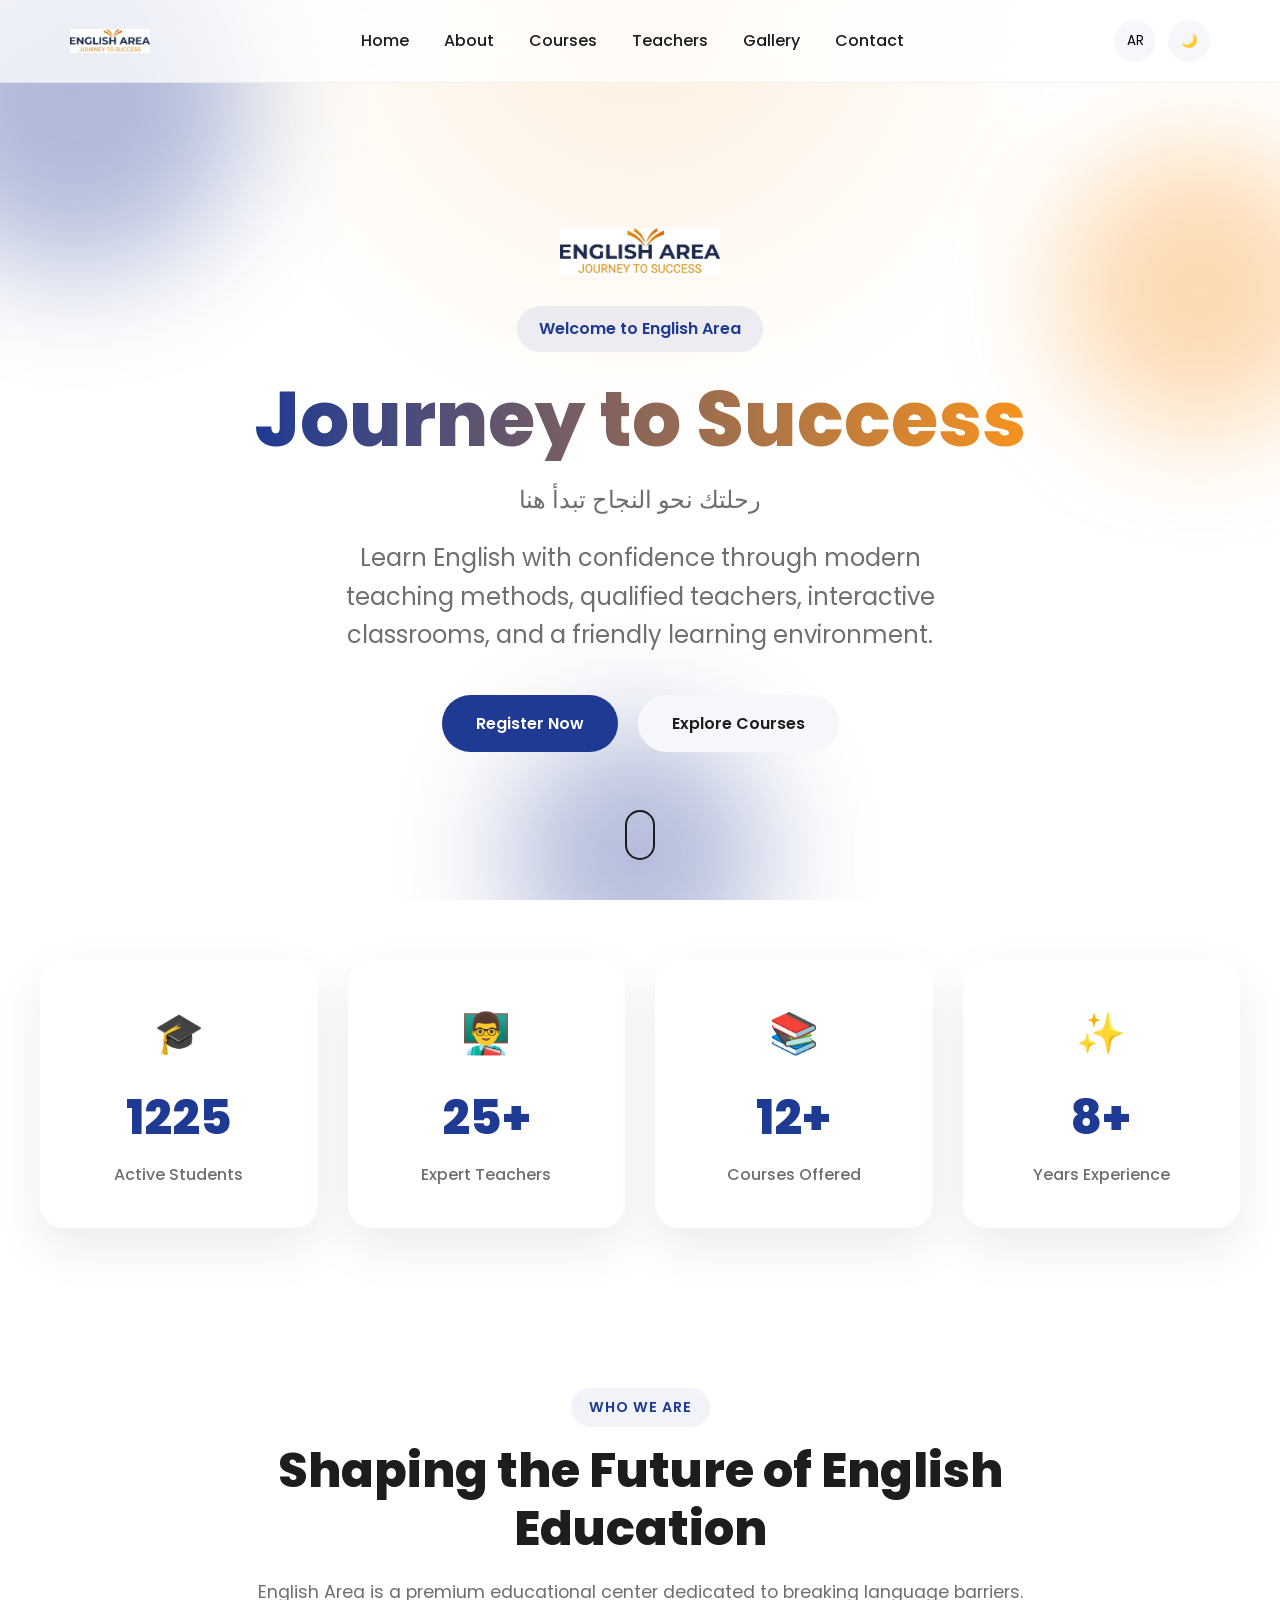
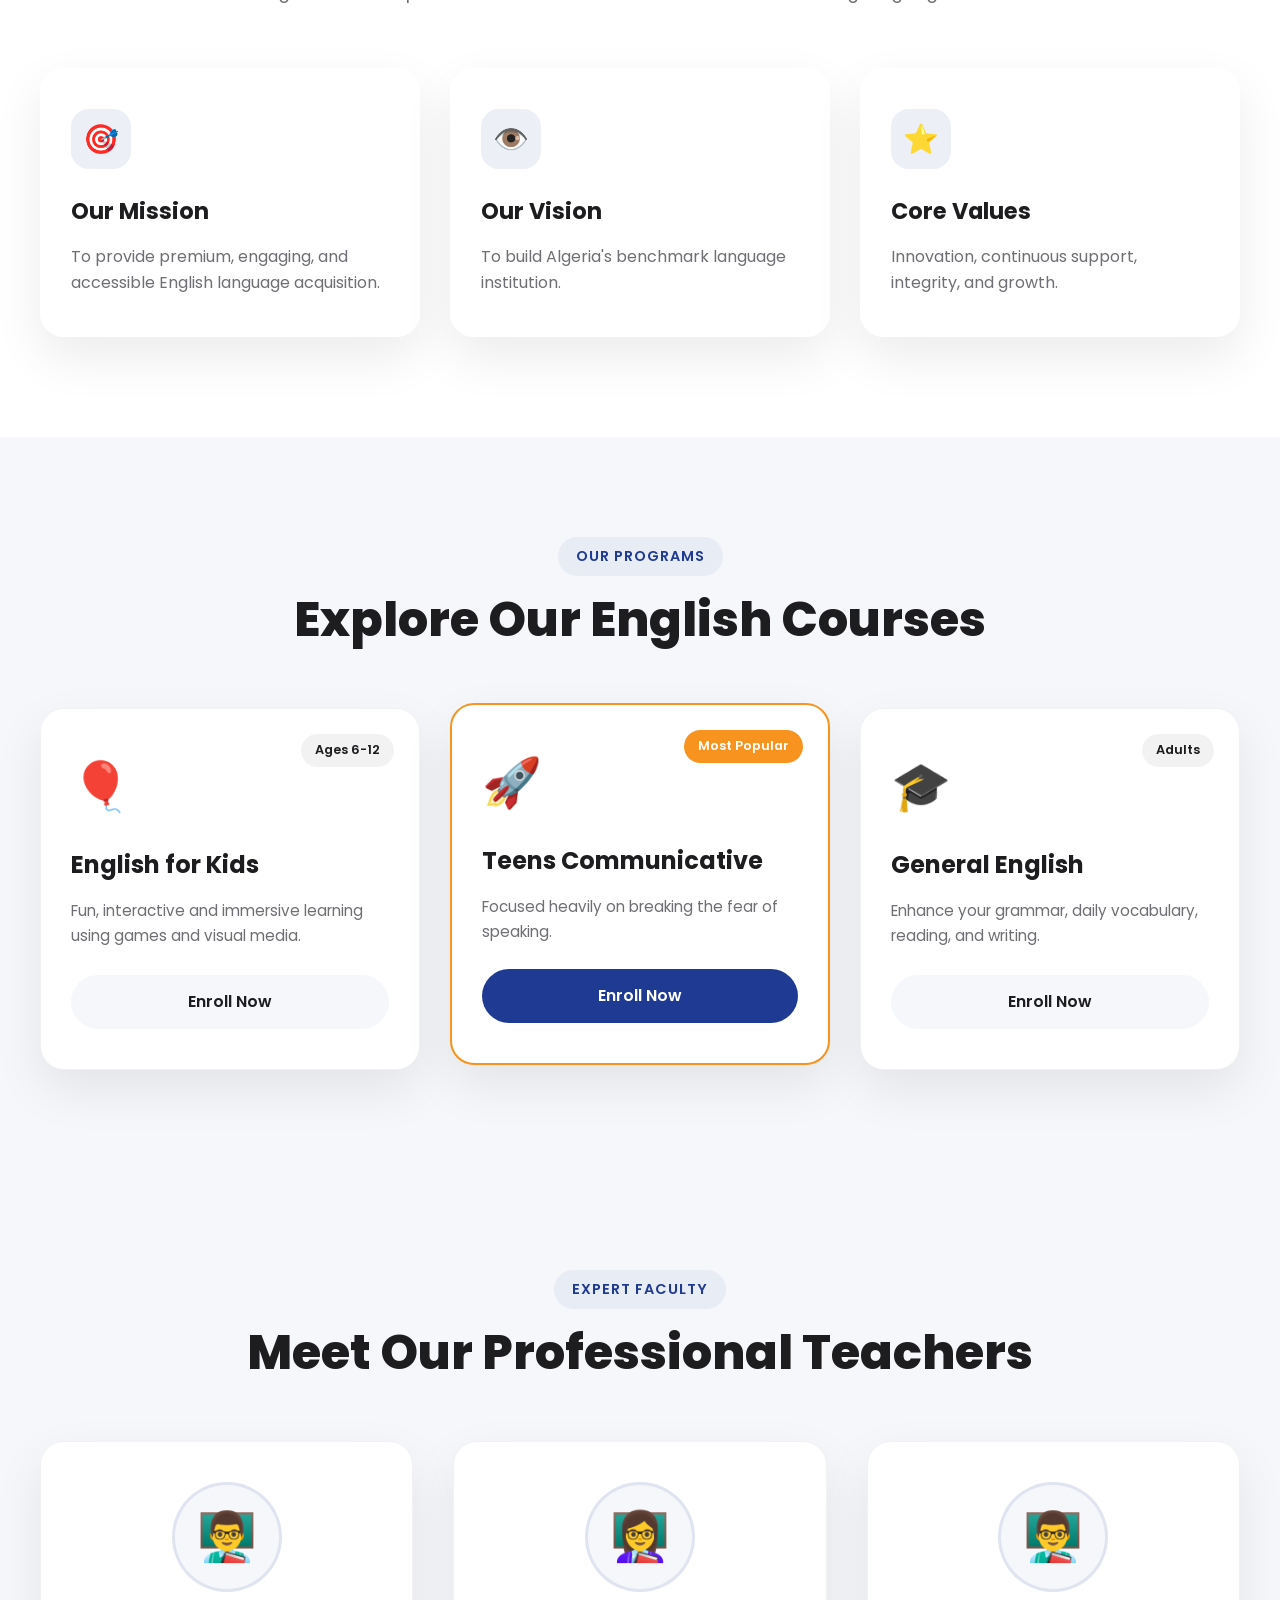
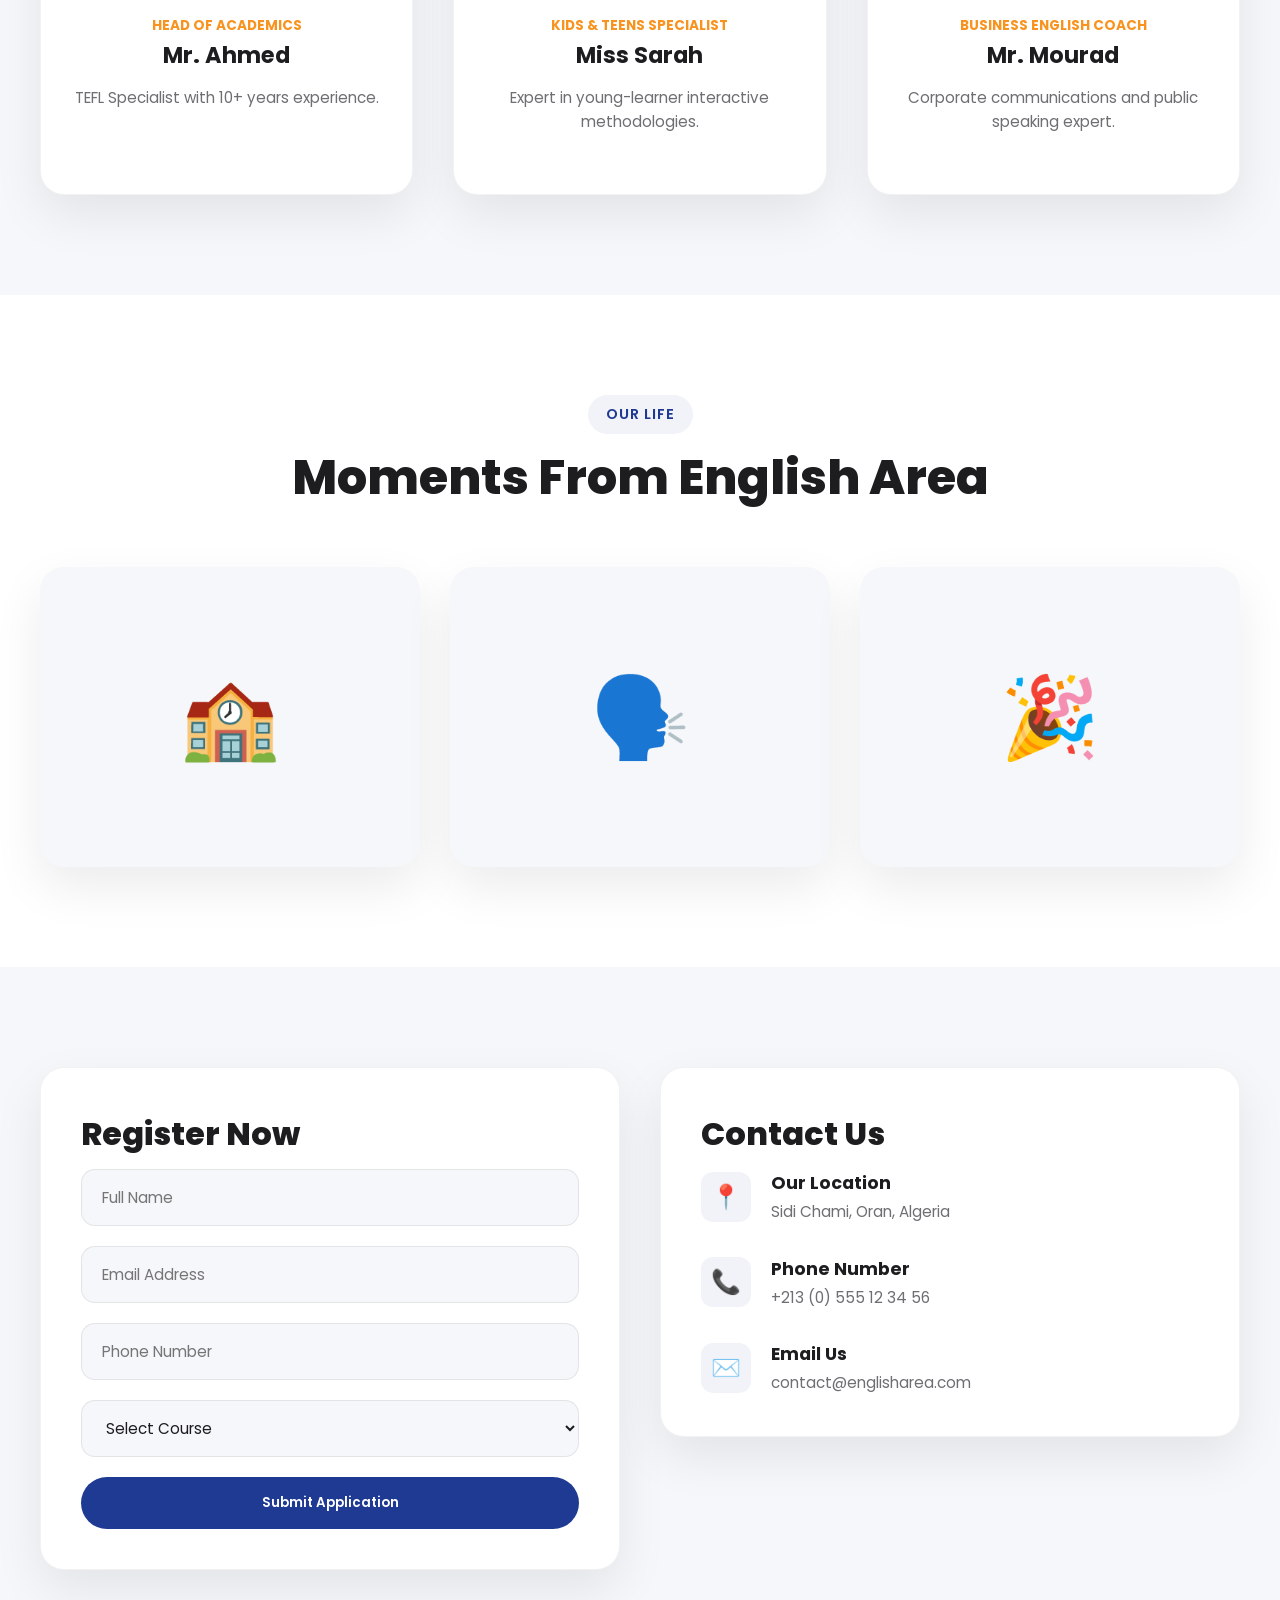
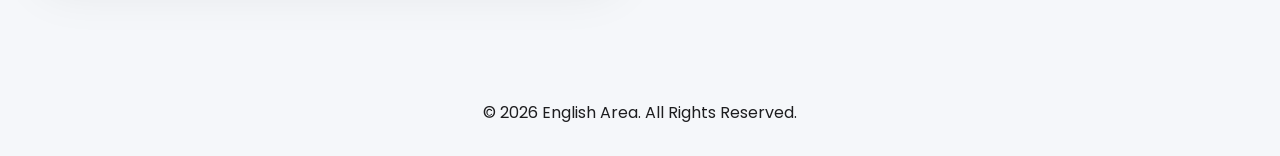
<file: docs/index.html>
<!DOCTYPE html>
<html lang="en" dir="ltr">

<head>
    <meta charset="UTF-8">
    <meta name="viewport" content="width=device-width, initial-scale=1.0">
    <title>English Area | Journey to Success</title>
    <meta name="description" content="English Area - Journey to Success. A premium English learning school offering courses for kids, teenagers and adults.">
    <meta name="keywords" content="English Area, English School, English Courses, Algeria English Learning">
    <meta name="author" content="English Area">

    <meta property="og:title" content="English Area | Journey to Success">
    <meta property="og:description" content="Your journey to success starts here. Learn English with professional teachers.">
    <meta property="og:type" content="website">

    <link rel="preconnect" href="https://fonts.googleapis.com">
    <link rel="preconnect" href="https://fonts.gstatic.com" crossorigin>
    <link href="https://fonts.googleapis.com/css2?family=Poppins:wght@300;400;500;600;700;800&display=swap" rel="stylesheet">

    <meta name="theme-color" content="#1F3A93">
    <link rel="icon" type="image/png" href="assets/favicon-32x32.png">
    <link rel="stylesheet" href="style.css">
</head>

<body>

    <div class="loader">
        <img src="assets/logo.png" alt="English Area Logo">
    </div>

    <header class="header">
        <nav class="navbar">
            <a href="#" class="logo">
                <img src="assets/logo.png" alt="English Area Logo">
            </a>

            <ul class="nav-links">
                <li><a href="#home">Home</a></li>
                <li><a href="#about">About</a></li>
                <li><a href="#courses">Courses</a></li>
                <li><a href="#teachers">Teachers</a></li>
                <li><a href="#gallery">Gallery</a></li>
                <li><a href="#contact">Contact</a></li>
            </ul>

            <div class="nav-actions">
                <button id="languageBtn">AR</button>
                <button id="darkModeBtn">🌙</button>
                <button class="menu-btn">☰</button>
            </div>
        </nav>
    </header>

    <main>
        <section id="home" class="hero">
            <div class="hero-background">
                <div class="circle circle-1"></div>
                <div class="circle circle-2"></div>
                <div class="circle circle-3"></div>
            </div>

            <div class="hero-content">
                <img src="assets/logo.png" alt="English Area Logo" class="hero-logo">
                <span class="hero-tag">Welcome to English Area</span>
                <h1 class="hero-title">Journey to Success</h1>
                <p class="hero-subtitle">رحلتك نحو النجاح تبدأ هنا</p>
                <p class="hero-description">
                    Learn English with confidence through modern teaching methods, qualified teachers,
                    interactive classrooms, and a friendly learning environment.
                </p>
                <div class="hero-buttons">
                    <a href="#registration" class="btn btn-primary">Register Now</a>
                    <a href="#courses" class="btn btn-secondary">Explore Courses</a>
                </div>
            </div>

            <div class="scroll-indicator">
                <span></span>
            </div>
        </section>

        <section id="stats" class="stats-section">
            <div class="stats-container">
                <div class="stat-card">
                    <div class="stat-icon">🎓</div>
                    <h2 class="stat-number" data-target="1500">0</h2>
                    <p class="stat-label" data-en="Active Students" data-ar="طالب نشط">Active Students</p>
                </div>
                <div class="stat-card">
                    <div class="stat-icon">👨‍🏫</div>
                    <h2 class="stat-number" data-target="25">0</h2>
                    <p class="stat-label" data-en="Expert Teachers" data-ar="أستاذ خبير">Expert Teachers</p>
                </div>
                <div class="stat-card">
                    <div class="stat-icon">📚</div>
                    <h2 class="stat-number" data-target="12">0</h2>
                    <p class="stat-label" data-en="Courses Offered" data-ar="الدورات المتاحة">Courses Offered</p>
                </div>
                <div class="stat-card">
                    <div class="stat-icon">✨</div>
                    <h2 class="stat-number" data-target="8">0</h2>
                    <p class="stat-label" data-en="Years Experience" data-ar="سنوات الخبرة">Years Experience</p>
                </div>
            </div>
        </section>

        <section id="about" class="about-section">
            <div class="about-container">
                <div class="about-header">
                    <span class="about-subtitle" data-en="Who We Are" data-ar="من نحن">Who We Are</span>
                    <h2 class="about-title" data-en="Shaping the Future of English Education" data-ar="نشكّل مستقبل تعليم اللغة الإنجليزية">Shaping the Future of English Education</h2>
                    <p class="about-description" data-en="English Area is a premium educational center dedicated to breaking language barriers. We empower children, teenagers, and professionals with interactive, modern communicative tools for global success." data-ar="إنجلش إريا هو مركز تعليمي متميز مخصص لكسر الحواجز اللغوية. نحن نمكّن الأطفال والمراهقين والمحترفين بأدوات اتصال حديثة وتفاعلية لتحقيق النجاح العالمي.">
                        English Area is a premium educational center dedicated to breaking language barriers.
                    </p>
                </div>

                <div class="about-grid">
                    <div class="about-card">
                        <div class="card-icon-wrapper"><span class="card-icon">🎯</span></div>
                        <h3 class="card-title" data-en="Our Mission" data-ar="رسالتنا">Our Mission</h3>
                        <p class="card-text" data-en="To provide premium, engaging, and accessible English language acquisition through immersive learning frameworks that foster true confidence." data-ar="تقديم تعليم لغة إنجليزية متميز وجذاب ومتاح للجميع.">
                            To provide premium, engaging, and accessible English language acquisition.
                        </p>
                    </div>
                    <div class="about-card">
                        <div class="card-icon-wrapper"><span class="card-icon">👁️</span></div>
                        <h3 class="card-title" data-en="Our Vision" data-ar="رؤيتنا">Our Vision</h3>
                        <p class="card-text" data-en="To build Algeria's benchmark language institution where language study becomes an inspiring journey of personal and career growth." data-ar="بناء المؤسسة اللغوية المرجعية في الجزائر.">
                            To build Algeria's benchmark language institution.
                        </p>
                    </div>
                    <div class="about-card">
                        <div class="card-icon-wrapper"><span class="card-icon">⭐</span></div>
                        <h3 class="card-title" data-en="Core Values" data-ar="قيمنا الأساسية">Core Values</h3>
                        <p class="card-text" data-en="Innovation, continuous support, integrity, and student-centered growth guide every lesson." data-ar="الابتكار، الدعم المستمر، النزاهة، والنمو.">
                            Innovation, continuous support, integrity, and growth.
                        </p>
                    </div>
                </div>
            </div>
        </section>

        <section id="courses" class="courses-section">
            <div class="courses-container">
                <div class="courses-header">
                    <span class="courses-subtitle" data-en="Our Programs" data-ar="برامجنا التعليمية">Our Programs</span>
                    <h2 class="courses-title" data-en="Explore Our English Courses" data-ar="اكتشف دورات اللغة الإنجليزية لدينا">Explore Our English Courses</h2>
                </div>

                <div class="courses-grid">
                    <div class="course-card">
                        <div class="course-badge" data-en="Ages 6-12" data-ar="من 6 إلى 12 سنة">Ages 6-12</div>
                        <div class="course-icon">🎈</div>
                        <h3 class="course-name" data-en="English for Kids" data-ar="الإنجليزية للأطفال">English for Kids</h3>
                        <p class="course-text" data-en="Fun, interactive and immersive learning using games and visual media." data-ar="تعليم ممتع وتفاعلي وغامر باستخدام الألعاب.">
                            Fun, interactive and immersive learning using games and visual media.
                        </p>
                        <a href="#registration" class="btn-course-join">Enroll Now</a>
                    </div>
                    <div class="course-card popular">
                        <div class="course-badge" data-en="Most Popular" data-ar="الأكثر طلبًا">Most Popular</div>
                        <div class="course-icon">🚀</div>
                        <h3 class="course-name" data-en="Teens Communicative" data-ar="التواصل للمراهقين">Teens Communicative</h3>
                        <p class="course-text" data-en="Focused heavily on breaking the fear of speaking." data-ar="يركز بشكل كبير على كسر حاجز الخوف من التحدث.">
                            Focused heavily on breaking the fear of speaking.
                        </p>
                        <a href="#registration" class="btn-course-join">Enroll Now</a>
                    </div>
                    <div class="course-card">
                        <div class="course-badge" data-en="Adults" data-ar="الكبار">Adults</div>
                        <div class="course-icon">🎓</div>
                        <h3 class="course-name" data-en="General English" data-ar="اللغة الإنجليزية العامة">General English</h3>
                        <p class="course-text" data-en="Enhance your grammar, daily vocabulary, reading, and writing." data-ar="عزز قواعدك ومفرداتك اليومية.">
                            Enhance your grammar, daily vocabulary, reading, and writing.
                        </p>
                        <a href="#registration" class="btn-course-join">Enroll Now</a>
                    </div>
                </div>
            </div>
        </section>

        <section id="teachers" class="teachers-section">
            <div class="teachers-container">
                <div class="teachers-header">
                    <span class="teachers-subtitle" data-en="Expert Faculty" data-ar="طاقم أساتذتنا">Expert Faculty</span>
                    <h2 class="teachers-title" data-en="Meet Our Professional Teachers" data-ar="التق بأساتذتنا المحترفين">Meet Our Professional Teachers</h2>
                </div>
                <div class="teachers-grid">
                    <div class="teacher-card">
                        <div class="teacher-image-wrapper"><div class="teacher-avatar-placeholder">👨‍🏫</div></div>
                        <div class="teacher-info">
                            <span class="teacher-role" data-en="Head of Academics" data-ar="رئيس قسم الأكاديميا">Head of Academics</span>
                            <h3 class="teacher-name">Mr. Ahmed</h3>
                            <p class="teacher-bio">TEFL Specialist with 10+ years experience.</p>
                        </div>
                    </div>
                    <div class="teacher-card">
                        <div class="teacher-image-wrapper"><div class="teacher-avatar-placeholder">👩‍🏫</div></div>
                        <div class="teacher-info">
                            <span class="teacher-role" data-en="Kids & Teens Specialist" data-ar="أخصائية الأطفال والمراهقين">Kids & Teens Specialist</span>
                            <h3 class="teacher-name">Miss Sarah</h3>
                            <p class="teacher-bio">Expert in young-learner interactive methodologies.</p>
                        </div>
                    </div>
                    <div class="teacher-card">
                        <div class="teacher-image-wrapper"><div class="teacher-avatar-placeholder">👨‍🏫</div></div>
                        <div class="teacher-info">
                            <span class="teacher-role" data-en="Business English Coach" data-ar="مدرب الإنجليزية للأعمال">Business English Coach</span>
                            <h3 class="teacher-name">Mr. Mourad</h3>
                            <p class="teacher-bio">Corporate communications and public speaking expert.</p>
                        </div>
                    </div>
                </div>
            </div>
        </section>

        <section id="gallery" class="gallery-section">
            <div class="gallery-container">
                <div class="gallery-header">
                    <span class="gallery-subtitle" data-en="Our Life" data-ar="حياتنا المدرسية">Our Life</span>
                    <h2 class="gallery-title" data-en="Moments From English Area" data-ar="لحظات من إنجلش إريا">Moments From English Area</h2>
                </div>
                <div class="gallery-grid">
                    <div class="gallery-card">
                        <div class="gallery-image-wrapper"><div class="gallery-placeholder-img">🏫</div></div>
                        <div class="gallery-overlay">
                            <h3 class="gallery-card-title">Modern Classrooms</h3>
                        </div>
                    </div>
                    <div class="gallery-card">
                        <div class="gallery-image-wrapper"><div class="gallery-placeholder-img">🗣️</div></div>
                        <div class="gallery-overlay">
                            <h3 class="gallery-card-title">Interactive Sessions</h3>
                        </div>
                    </div>
                    <div class="gallery-card">
                        <div class="gallery-image-wrapper"><div class="gallery-placeholder-img">🎉</div></div>
                        <div class="gallery-overlay">
                            <h3 class="gallery-card-title">Student Events</h3>
                        </div>
                    </div>
                </div>
            </div>
        </section>

        <section id="contact" class="contact-section">
            <div class="contact-container">
                <div id="registration" class="form-card">
                    <h2 class="form-title" data-en="Register Now" data-ar="سجل الآن">Register Now</h2>
                    <form class="interactive-form">
                        <input type="hidden" name="formType" value="Student Registration">
                        <div class="form-group">
                            <input type="text" name="fullName" placeholder="Full Name" required data-placeholder-en="Full Name" data-placeholder-ar="الاسم الكامل">
                        </div>
                        <div class="form-group">
                            <input type="email" name="email" placeholder="Email Address" required data-placeholder-en="Email Address" data-placeholder-ar="البريد الإلكتروني">
                        </div>
                        <div class="form-group">
                            <input type="tel" name="phone" placeholder="Phone Number" required data-placeholder-en="Phone Number" data-placeholder-ar="رقم الهاتف">
                        </div>
                        <div class="form-group">
                            <select name="selectedCourse" required>
                                <option value="" disabled selected data-en="Select Course" data-ar="اختر الدورة">Select Course</option>
                                <option value="Kids English">English for Kids</option>
                                <option value="Teens Communicative">Teens Communicative</option>
                                <option value="General Adults">General English for Adults</option>
                            </select>
                        </div>
                        <button type="submit" class="btn btn-primary btn-submit">Submit Application</button>
                    </form>
                </div>

                <div class="contact-info-card">
                    <h2 class="form-title" data-en="Contact Us" data-ar="اتصل بنا">Contact Us</h2>
                    <div class="info-list">
                        <div class="info-item">
                            <div class="info-icon">📍</div>
                            <div class="info-text">
                                <h4>Our Location</h4>
                                <p>Sidi Chami, Oran, Algeria</p>
                            </div>
                        </div>
                        <div class="info-item">
                            <div class="info-icon">📞</div>
                            <div class="info-text">
                                <h4>Phone Number</h4>
                                <p dir="ltr">+213 (0) 555 12 34 56</p>
                            </div>
                        </div>
                        <div class="info-item">
                            <div class="info-icon">✉️</div>
                            <div class="info-text">
                                <h4>Email Us</h4>
                                <p>contact@englisharea.com</p>
                            </div>
                        </div>
                    </div>
                </div>
            </div>
        </section>
    </main>

    <!-- PLACEMENT TEST MODAL -->
    <div id="testModal" class="test-modal">
        <div class="test-modal-content">
            <button class="close-test" id="closeTestBtn">&times;</button>
            
            <div id="testIntro" class="test-screen active">
                <span class="about-subtitle">Assessment</span>
                <h2 class="form-title">English Level Placement Test</h2>
                <p class="form-subtitle-text">Answer 40 mixed questions to determine your exact English level (A1 to B2).</p>
                <button class="btn btn-primary" id="startTestBtn">Start Test Now</button>
            </div>

            <div id="testContainer" class="test-screen">
                <div class="test-header-bar">
                    <span id="questionProgress">Question 1 / 40</span>
                    <div class="progress-bar-container"><div id="progressBar" class="progress-bar"></div></div>
                </div>
                <h3 id="questionText" class="question-text"></h3>
                <div id="optionsContainer" class="options-container"></div>
                <div class="test-actions">
                    <button id="nextQuestionBtn" class="btn btn-primary" disabled>Next Question</button>
                </div>
            </div>

            <div id="testResult" class="test-screen">
                <div class="result-icon">🏆</div>
                <h2 class="form-title">Test Completed!</h2>
                <p id="scoreSummary" class="score-summary"></p>
                <div id="levelBadge" class="level-badge"></div>
                <p id="levelDescription" class="level-description"></p>
                <button class="btn btn-primary" id="retakeTestBtn">Retake Test</button>
            </div>
        </div>
    </div>

    <footer>
        <p>© 2026 English Area. All Rights Reserved.</p>
    </footer>

    <script src="script.js"></script>
</body>
</html>
</file>
<file: docs/style.css>
/* =====================================
   ENGLISH AREA
   Premium School Website
   Phase 1.2 - Main Design System
===================================== */


/* =========================
   ROOT VARIABLES
========================= */

:root {

    --primary-color: #1F3A93;
    --secondary-color: #F7931E;

    --white: #FFFFFF;
    --light-gray: #F5F7FA;

    --text-color: #1d1d1f;
    --gray-text: #6e6e73;

    --background: #FFFFFF;

    --card-background: rgba(255,255,255,0.7);

    --border-radius: 24px;

    --shadow:
        0 20px 50px rgba(0,0,0,0.08);

    --transition:
        all 0.3s ease;

}



/* =========================
   DARK MODE VARIABLES
========================= */

body.dark {

    --background: #0f172a;

    --text-color: #ffffff;

    --gray-text: #cbd5e1;

    --card-background:
        rgba(30,41,59,0.7);

}



/* =========================
   RESET
========================= */

* {

    margin:0;
    padding:0;

    box-sizing:border-box;

}



html {

    scroll-behavior:smooth;

}



body {

    font-family:
    'Poppins',
    sans-serif;

    background:
    var(--background);

    color:
    var(--text-color);

    line-height:1.6;

    transition:
    var(--transition);

}




img {

    max-width:100%;

    display:block;

}



a {

    text-decoration:none;

    color:inherit;

}



button {

    border:none;

    cursor:pointer;

    font-family:inherit;

}



/* =========================
   HEADER
========================= */


.header {

    position:fixed;

    top:0;

    left:0;

    width:100%;

    z-index:1000;

    backdrop-filter:
    blur(20px);

    background:
    rgba(255,255,255,0.75);

    border-bottom:
    1px solid rgba(0,0,0,0.05);

}



body.dark .header {

    background:
    rgba(15,23,42,0.75);

}




.navbar {


    max-width:1200px;

    margin:auto;

    padding:
    20px 30px;

    display:flex;

    align-items:center;

    justify-content:space-between;


}



.logo img {

    width:80px;

}




.nav-links {


    display:flex;

    gap:35px;

    list-style:none;


}



.nav-links a {


    font-weight:500;

    transition:
    var(--transition);


}



.nav-links a:hover {


    color:
    var(--secondary-color);


}




.nav-actions {


    display:flex;

    gap:12px;


}



.nav-actions button {


    width:42px;

    height:42px;

    border-radius:50%;

    background:
    var(--light-gray);

    transition:
    var(--transition);


}



.nav-actions button:hover {


    transform:
    translateY(-3px);


}





.menu-btn {

    display:none;

}



/* =========================
   HOME SECTION
========================= */


#home {


    min-height:100vh;

    display:flex;

    flex-direction:column;

    justify-content:center;

    align-items:center;

    text-align:center;

    padding:120px 20px 40px;


    background:

    radial-gradient(
    circle at top,
    rgba(247,147,30,0.15),
    transparent 40%
    );


}




#home h1 {


    font-size:

    clamp(3rem,6vw,5rem);


    font-weight:800;


    background:

    linear-gradient(
    90deg,
    var(--primary-color),
    var(--secondary-color)
    );


    -webkit-background-clip:text;

    color:transparent;


}



#home p {


    margin-top:20px;

    font-size:1.5rem;

    color:
    var(--gray-text);


}



/* =========================
   FOOTER
========================= */


footer {


    padding:

    30px;

    text-align:center;

    background:

    var(--light-gray);

}



/* =========================
   RESPONSIVE
========================= */


@media(max-width:900px){


    .nav-links {


        display:none;


    }



    .menu-btn {


        display:block;


    }


}
/* =========================
   LOADING SCREEN
========================= */


.loader {

    position: fixed;

    top: 0;
    left: 0;

    width: 100%;
    height: 100vh;

    display: flex;

    justify-content: center;

    align-items: center;

    background: var(--background);

    z-index: 9999;

    transition:
    opacity 0.5s ease,
    visibility 0.5s ease;

}



.loader img {

    width: 120px;

    animation: pulse 1.5s infinite;

}




.loader.hide {

    opacity: 0;

    visibility: hidden;

}




@keyframes pulse {


    0% {

        transform: scale(1);

    }


    50% {

        transform: scale(1.1);

    }


    100% {

        transform: scale(1);

    }


}
/* =====================================
   HERO SECTION
===================================== */

.hero{
    position:relative;
    min-height:100vh;
    display:flex;
    justify-content:center;
    align-items:center;
    text-align:center;
    overflow:hidden;
    padding:120px 20px;
}

.hero-content{
    position:relative;
    z-index:2;
    max-width:900px;
    margin:auto;
}

.hero-logo{
    width:160px;
    margin:0 auto 30px;
    display:block;
}

.hero-tag{
    display:inline-block;
    padding:10px 22px;
    border-radius:999px;
    background:rgba(31,58,147,.08);
    color:var(--primary-color);
    font-weight:600;
    margin-bottom:25px;
}

.hero-title{
    font-size:clamp(3rem,7vw,5.5rem);
    font-weight:800;
    line-height:1.1;
    margin-bottom:20px;
}

.hero-subtitle{
    font-size:1.5rem;
    color:var(--secondary-color);
    margin-bottom:20px;
}

.hero-description{
    max-width:650px;
    margin:0 auto 40px;
    color:var(--gray-text);
    font-size:1.1rem;
}

.hero-buttons{
    display:flex;
    justify-content:center;
    gap:20px;
    flex-wrap:wrap;
}

.btn{
    display:inline-block;
    padding:16px 34px;
    border-radius:999px;
    font-weight:600;
    transition:.3s;
}

.btn-primary{
    background:var(--primary-color);
    color:white;
}
.btn-primary:hover{

    transform:
    translateY(-4px)
    scale(1.05);

    box-shadow:
    0 15px 35px rgba(31,58,147,.3);

}

.btn-secondary{
    background:var(--light-gray);
    color:var(--text-color);
}

.btn-secondary:hover{

    transform:
    translateY(-4px)
    scale(1.05);

}

.hero-background{
    position:absolute;
    inset:0;
    overflow:hidden;
}

.circle{
    position:absolute;
    border-radius:50%;
    filter:blur(60px);
    opacity:.35;
}

.circle-1{
    width:350px;
    height:350px;
    background:#1F3A93;
    top:-80px;
    left:-100px;
}

.circle-2{
    width:280px;
    height:280px;
    background:#F7931E;
    right:-60px;
    top:150px;
}

.circle-3{
    width:250px;
    height:250px;
    background:#1F3A93;
    bottom:-80px;
    left:40%;
}

.scroll-indicator{
    position:absolute;
    bottom:40px;
    left:50%;
    transform:translateX(-50%);
}

.scroll-indicator span{
    width:30px;
    height:50px;
    border:2px solid var(--text-color);
    border-radius:20px;
    display:block;
}
/* =====================================
   HERO ANIMATIONS
===================================== */

.circle{
    animation: float 8s ease-in-out infinite;
}

.circle-2{
    animation-delay:2s;
}

.circle-3{
    animation-delay:4s;
}

@keyframes float{

    0%{
        transform:translateY(0px);
    }

    50%{
        transform:translateY(-30px);
    }

    100%{
        transform:translateY(0px);
    }

}

.hero-logo{

    animation:
    logoFloat 4s ease-in-out infinite;

}

@keyframes logoFloat{

    0%{
        transform:translateY(0px);
    }

    50%{
        transform:translateY(-10px);
    }

    100%{
        transform:translateY(0px);
    }

}

.hero-content{

    animation:
    fadeUp 1.2s ease;

}

@keyframes fadeUp{

    from{

        opacity:0;

        transform:
        translateY(50px);

    }

    to{

        opacity:1;

        transform:
        translateY(0);

    }

}

.scroll-indicator span{

    animation:
    scrollMouse 2s infinite;

}

@keyframes scrollMouse{

    0%{
        transform:translateY(0);
        opacity:1;
    }

    50%{
        transform:translateY(10px);
        opacity:.5;
    }

    100%{
        transform:translateY(0);
        opacity:1;
    }

}

/* =====================================
   STATISTICS SECTION (Phase 2.3)
===================================== */

.stats-section {
    padding: 60px 20px;
    background: var(--background);
    position: relative;
    z-index: 5;
    transition: var(--transition);
}

.stats-container {
    max-width: 1200px;
    margin: 0 auto;
    display: grid;
    grid-template-columns: repeat(auto-fit, minmax(220px, 1fr));
    gap: 30px;
}

.stat-card {
    background: var(--card-background);
    border: 1px solid rgba(255, 255, 255, 0.1);
    backdrop-filter: blur(10px);
    -webkit-backdrop-filter: blur(10px);
    padding: 40px 30px;
    border-radius: var(--border-radius);
    text-align: center;
    box-shadow: var(--shadow);
    transition: var(--transition);
}

.stat-card:hover {
    transform: translateY(-10px);
    border-color: var(--secondary-color);
}

.stat-icon {
    font-size: 2.5rem;
    margin-bottom: 15px;
}

.stat-number {
    font-size: 3rem;
    font-weight: 800;
    color: var(--primary-color);
    margin-bottom: 5px;
    font-family: 'Poppins', sans-serif;
}

body.dark .stat-number {
    color: var(--secondary-color);
}

.stat-label {
    font-size: 1rem;
    font-weight: 500;
    color: var(--gray-text);
}


/* =====================================
   ABOUT PREVIEW SECTION (Phase 2.4)
===================================== */

.about-section {
    padding: 100px 20px;
    background: var(--background);
    position: relative;
    z-index: 5;
    transition: var(--transition);
}

.about-container {
    max-width: 1200px;
    margin: 0 auto;
}

.about-header {
    text-align: center;
    max-width: 800px;
    margin: 0 auto 60px;
}

.about-subtitle {
    display: inline-block;
    padding: 8px 18px;
    border-radius: 999px;
    background: rgba(31, 58, 147, 0.06);
    color: var(--primary-color);
    font-weight: 600;
    font-size: 0.9rem;
    text-transform: uppercase;
    letter-spacing: 1px;
    margin-bottom: 15px;
}

body.dark .about-subtitle {
    background: rgba(247, 147, 30, 0.15);
    color: var(--secondary-color);
}

.about-title {
    font-size: clamp(2rem, 4vw, 3rem);
    font-weight: 800;
    line-height: 1.2;
    color: var(--text-color);
    margin-bottom: 20px;
}

.about-description {
    font-size: 1.1rem;
    color: var(--gray-text);
    line-height: 1.7;
}

.about-grid {
    display: grid;
    grid-template-columns: repeat(auto-fit, minmax(300px, 1fr));
    gap: 30px;
}

.about-card {
    background: var(--card-background);
    border: 1px solid rgba(255, 255, 255, 0.08);
    backdrop-filter: blur(15px);
    -webkit-backdrop-filter: blur(15px);
    padding: 40px 30px;
    border-radius: var(--border-radius);
    box-shadow: var(--shadow);
    transition: var(--transition);
    position: relative;
    overflow: hidden;
}

.about-card:hover {
    transform: translateY(-8px);
    border-color: var(--primary-color);
}

body.dark .about-card:hover {
    border-color: var(--secondary-color);
}

.card-icon-wrapper {
    width: 60px;
    height: 60px;
    border-radius: 18px;
    background: rgba(31, 58, 147, 0.08);
    display: flex;
    align-items: center;
    justify-content: center;
    margin-bottom: 25px;
    transition: var(--transition);
}

body.dark .card-icon-wrapper {
    background: rgba(247, 147, 30, 0.12);
}

.about-card:hover .card-icon-wrapper {
    transform: scale(1.1) rotate(5deg);
}

.card-icon {
    font-size: 1.8rem;
}

.card-title {
    font-size: 1.4rem;
    font-weight: 700;
    color: var(--text-color);
    margin-bottom: 15px;
}

.card-text {
    font-size: 1rem;
    color: var(--gray-text);
    line-height: 1.6;
}

/* RTL Support via HTML attributes */
html[dir="rtl"] .about-title,
html[dir="rtl"] .card-title,
html[dir="rtl"] .stat-label {
    font-family: sans-serif;
}
/* =====================================
   COURSES SECTION (Phase 2.5)
===================================== */

.courses-section {
    padding: 100px 20px;
    background: var(--light-gray);
    position: relative;
    z-index: 5;
    transition: var(--transition);
}

body.dark .courses-section {
    background: #0b111e;
}

.courses-container {
    max-width: 1200px;
    margin: 0 auto;
}

.courses-header {
    text-align: center;
    max-width: 800px;
    margin: 0 auto 60px;
}

.courses-subtitle {
    display: inline-block;
    padding: 8px 18px;
    border-radius: 999px;
    background: rgba(31, 58, 147, 0.06);
    color: var(--primary-color);
    font-weight: 600;
    font-size: 0.9rem;
    text-transform: uppercase;
    letter-spacing: 1px;
    margin-bottom: 15px;
}

body.dark .courses-subtitle {
    background: rgba(247, 147, 30, 0.15);
    color: var(--secondary-color);
}

.courses-title {
    font-size: clamp(2rem, 4vw, 3rem);
    font-weight: 800;
    line-height: 1.2;
    color: var(--text-color);
    margin-bottom: 20px;
}

.courses-description {
    font-size: 1.1rem;
    color: var(--gray-text);
    line-height: 1.7;
}

.courses-grid {
    display: grid;
    grid-template-columns: repeat(auto-fit, minmax(320px, 1fr));
    gap: 30px;
    align-items: stretch;
}

.course-card {
    background: var(--background);
    border: 1px solid rgba(0, 0, 0, 0.05);
    padding: 40px 30px;
    border-radius: var(--border-radius);
    box-shadow: var(--shadow);
    transition: var(--transition);
    position: relative;
    display: flex;
    flex-direction: column;
}

body.dark .course-card {
    background: var(--card-background);
    border-color: rgba(255, 255, 255, 0.05);
}

.course-card.popular {
    border: 2px solid var(--secondary-color);
    transform: translateY(-5px);
}

.course-card:hover {
    transform: translateY(-10px);
    box-shadow: 0 30px 60px rgba(0,0,0,0.12);
}

.course-badge {
    position: absolute;
    top: 25px;
    right: 25px;
    padding: 6px 14px;
    border-radius: 999px;
    font-size: 0.8rem;
    font-weight: 600;
    background: rgba(0, 0, 0, 0.05);
    color: var(--text-color);
}

html[dir="rtl"] .course-badge {
    right: auto;
    left: 25px;
}

.course-card.popular .course-badge {
    background: var(--secondary-color);
    color: var(--white);
}

.course-icon {
    font-size: 3rem;
    margin-bottom: 20px;
}

.course-name {
    font-size: 1.5rem;
    font-weight: 700;
    color: var(--text-color);
    margin-bottom: 15px;
}

.course-text {
    font-size: 0.95rem;
    color: var(--gray-text);
    line-height: 1.6;
    margin-bottom: 25px;
    flex-grow: 1;
}

.course-meta {
    border-top: 1px solid rgba(0,0,0,0.06);
    padding-top: 20px;
    margin-bottom: 25px;
    display: flex;
    justify-content: space-between;
    align-items: center;
    font-size: 0.85rem;
    font-weight: 600;
}

body.dark .course-meta {
    border-color: rgba(255,255,255,0.08);
}

.course-level {
    color: var(--primary-color);
}

body.dark .course-level {
    color: var(--secondary-color);
}

.course-price {
    color: var(--gray-text);
}

.btn-course-join {
    display: block;
    text-align: center;
    padding: 14px 24px;
    border-radius: 999px;
    font-weight: 600;
    background: var(--light-gray);
    color: var(--text-color);
    transition: var(--transition);
}

body.dark .btn-course-join {
    background: rgba(255,255,255,0.05);
}

.course-card:hover .btn-course-join {
    background: var(--primary-color);
    color: var(--white);
}

.course-card.popular .btn-course-join {
    background: var(--primary-color);
    color: var(--white);
}

.course-card.popular:hover .btn-course-join {
    background: #152b72;
}

/* RTL structural adjustments */
html[dir="rtl"] .courses-title,
html[dir="rtl"] .course-name {
    font-family: sans-serif;
}
/* =====================================
   TEACHERS SECTION (Phase 2.6)
===================================== */
.teachers-section {
    padding: 100px 20px;
    background: var(--light-gray);
    position: relative;
    z-index: 5;
    transition: var(--transition);
}
body.dark .teachers-section {
    background: #0b111e;
}
.teachers-container {
    max-width: 1200px;
    margin: 0 auto;
}
.teachers-header {
    text-align: center;
    max-width: 800px;
    margin: 0 auto 60px;
}
.teachers-subtitle {
    display: inline-block;
    padding: 8px 18px;
    border-radius: 999px;
    background: rgba(31, 58, 147, 0.06);
    color: var(--primary-color);
    font-weight: 600;
    font-size: 0.9rem;
    text-transform: uppercase;
    letter-spacing: 1px;
    margin-bottom: 15px;
}
body.dark .teachers-subtitle {
    background: rgba(247, 147, 30, 0.15);
    color: var(--secondary-color);
}
.teachers-title {
    font-size: clamp(2rem, 4vw, 3rem);
    font-weight: 800;
    line-height: 1.2;
    color: var(--text-color);
    margin-bottom: 20px;
}
.teachers-description {
    font-size: 1.1rem;
    color: var(--gray-text);
    line-height: 1.7;
}
.teachers-grid {
    display: grid;
    grid-template-columns: repeat(auto-fit, minmax(300px, 1fr));
    gap: 40px;
}
.teacher-card {
    background: var(--background);
    border: 1px solid rgba(0, 0, 0, 0.05);
    border-radius: var(--border-radius);
    box-shadow: var(--shadow);
    overflow: hidden;
    transition: var(--transition);
    display: flex;
    flex-direction: column;
    align-items: center;
    text-align: center;
    padding: 40px 25px;
}
body.dark .teacher-card {
    background: var(--card-background);
    border-color: rgba(255, 255, 255, 0.05);
}
.teacher-card:hover {
    transform: translateY(-10px);
    border-color: var(--primary-color);
}
body .dark .teacher-card:hover {
    border-color: var(--secondary-color);
}
.teacher-image-wrapper {
    width: 110px;
    height: 110px;
    border-radius: 50%;
    background: var(--light-gray);
    display: flex;
    align-items: center;
    justify-content: center;
    margin-bottom: 20px;
    border: 3px solid rgba(31, 58, 147, 0.1);
    transition: var(--transition);
}
body.dark .teacher-image-wrapper {
    background: rgba(255,255,255,0.05);
    border-color: rgba(247, 147, 30, 0.2);
}
.teacher-avatar-placeholder {
    font-size: 3rem;
}
.teacher-role {
    font-size: 0.85rem;
    font-weight: 700;
    text-transform: uppercase;
    color: var(--secondary-color);
    margin-bottom: 8px;
}
.teacher-name {
    font-size: 1.4rem;
    font-weight: 700;
    color: var(--text-color);
    margin-bottom: 12px;
}
.teacher-bio {
    font-size: 0.95rem;
    color: var(--gray-text);
    line-height: 1.6;
    margin-bottom: 20px;
}
.teacher-badges {
    display: flex;
    gap: 8px;
    flex-wrap: wrap;
    justify-content: center;
}
.teacher-badges .badge {
    font-size: 0.75rem;
    font-weight: 600;
    background: var(--light-gray);
    color: var(--text-color);
    padding: 6px 12px;
    border-radius: 999px;
}
body.dark .teacher-badges .badge {
    background: rgba(255,255,255,0.05);
}
html[dir="rtl"] .teachers-title,
html[dir="rtl"] .teacher-name {
    font-family: sans-serif;
}
/* =====================================
   GALLERY SECTION (Phase 2.7)
===================================== */
.gallery-section {
    padding: 100px 20px;
    background: var(--background);
    position: relative;
    z-index: 5;
    transition: var(--transition);
}
.gallery-container {
    max-width: 1200px;
    margin: 0 auto;
}
.gallery-header {
    text-align: center;
    max-width: 800px;
    margin: 0 auto 60px;
}
.gallery-subtitle {
    display: inline-block;
    padding: 8px 18px;
    border-radius: 999px;
    background: rgba(31, 58, 147, 0.06);
    color: var(--primary-color);
    font-weight: 600;
    font-size: 0.9rem;
    text-transform: uppercase;
    letter-spacing: 1px;
    margin-bottom: 15px;
}
body.dark .gallery-subtitle {
    background: rgba(247, 147, 30, 0.15);
    color: var(--secondary-color);
}
.gallery-title {
    font-size: clamp(2rem, 4vw, 3rem);
    font-weight: 800;
    line-height: 1.2;
    color: var(--text-color);
    margin-bottom: 20px;
}
.gallery-description {
    font-size: 1.1rem;
    color: var(--gray-text);
    line-height: 1.7;
}
.gallery-grid {
    display: grid;
    grid-template-columns: repeat(auto-fit, minmax(320px, 1fr));
    gap: 30px;
}
.gallery-card {
    position: relative;
    border-radius: var(--border-radius);
    overflow: hidden;
    box-shadow: var(--shadow);
    height: 300px;
    cursor: pointer;
    background: var(--light-gray);
    transition: var(--transition);
}
body.dark .gallery-card {
    background: var(--card-background);
}
.gallery-image-wrapper {
    width: 100%;
    height: 100%;
    display: flex;
    align-items: center;
    justify-content: center;
    transition: var(--transition);
}
.gallery-placeholder-img {
    font-size: 5rem;
}
.gallery-overlay {
    position: absolute;
    inset: 0;
    background: linear-gradient(to top, rgba(31, 58, 147, 0.9), rgba(31, 58, 147, 0.2));
    display: flex;
    flex-direction: column;
    justify-content: flex-end;
    padding: 30px;
    opacity: 0;
    transform: translateY(10px);
    transition: var(--transition);
}
body.dark .gallery-overlay {
    background: linear-gradient(to top, rgba(15, 23, 42, 0.95), rgba(15, 23, 42, 0.3));
}
.gallery-card:hover .gallery-overlay {
    opacity: 1;
    transform: translateY(0);
}
.gallery-card:hover .gallery-image-wrapper {
    transform: scale(1.1);
}
.gallery-card-title {
    color: var(--white);
    font-size: 1.4rem;
    font-weight: 700;
    margin-bottom: 5px;
}
.gallery-card-tag {
    color: var(--secondary-color);
    font-weight: 600;
    font-size: 0.9rem;
}
html[dir="rtl"] .gallery-title,
html[dir="rtl"] .gallery-card-title {
    font-family: sans-serif;
}
/* =====================================
   CONTACT & REGISTRATION (Phase 2.8)
===================================== */
.contact-section {
    padding: 100px 20px;
    background: var(--light-gray);
    position: relative;
    z-index: 5;
    transition: var(--transition);
}
body.dark .contact-section {
    background: #0b111e;
}
.contact-container {
    max-width: 1200px;
    margin: 0 auto;
    display: grid;
    grid-template-columns: repeat(auto-fit, minmax(320px, 1fr));
    gap: 40px;
    align-items: start;
}
.form-card, .contact-info-card {
    background: var(--background);
    border: 1px solid rgba(0, 0, 0, 0.05);
    padding: 40px;
    border-radius: var(--border-radius);
    box-shadow: var(--shadow);
    transition: var(--transition);
}
body.dark .form-card, body.dark .contact-info-card {
    background: var(--card-background);
    border-color: rgba(255, 255, 255, 0.05);
}
.form-title {
    font-size: 2rem;
    font-weight: 800;
    color: var(--text-color);
    margin-bottom: 10px;
}
.form-subtitle-text {
    color: var(--gray-text);
    margin-bottom: 30px;
    font-size: 0.95rem;
}
.interactive-form {
    display: flex;
    flex-direction: column;
    gap: 20px;
}
.form-group input, .form-group select {
    width: 100%;
    padding: 16px 20px;
    border-radius: 14px;
    border: 1px solid rgba(0, 0, 0, 0.08);
    background: var(--light-gray);
    color: var(--text-color);
    font-family: inherit;
    font-size: 0.95rem;
    outline: none;
    transition: var(--transition);
}
body.dark .form-group input, body.dark .form-group select {
    background: rgba(15, 23, 42, 0.5);
    border-color: rgba(255, 255, 255, 0.08);
}
.form-group input:focus, .form-group select:focus {
    border-color: var(--primary-color);
    box-shadow: 0 0 0 4px rgba(31, 58, 147, 0.1);
}
body.dark .form-group input:focus, body.dark .form-group select:focus {
    border-color: var(--secondary-color);
    box-shadow: 0 0 0 4px rgba(247, 147, 30, 0.15);
}
.btn-submit {
    width: 100%;
    border: none;
    cursor: pointer;
    text-align: center;
}
.info-list {
    display: flex;
    flex-direction: column;
    gap: 30px;
}
.info-item {
    display: flex;
    gap: 20px;
    align-items: center;
}
.info-icon {
    width: 50px;
    height: 50px;
    border-radius: 12px;
    background: rgba(31, 58, 147, 0.06);
    display: flex;
    align-items: center;
    justify-content: center;
    font-size: 1.5rem;
}
body.dark .info-icon {
    background: rgba(247, 147, 30, 0.15);
}
.info-text h4 {
    font-size: 1.1rem;
    font-weight: 700;
    color: var(--text-color);
    margin-bottom: 3px;
}
.info-text p {
    font-size: 0.95rem;
    color: var(--gray-text);
}
html[dir="rtl"] .form-title,
html[dir="rtl"] .info-text h4 {
    font-family: sans-serif;
}
/* =====================================
   PLACEMENT TEST MODAL
===================================== */
.test-modal {
    position: fixed;
    inset: 0;
    background: rgba(0, 0, 0, 0.7);
    backdrop-filter: blur(8px);
    z-index: 2000;
    display: flex;
    align-items: center;
    justify-content: center;
    padding: 20px;
    opacity: 0;
    visibility: hidden;
    transition: var(--transition);
}

.test-modal.active {
    opacity: 1;
    visibility: visible;
}

.test-modal-content {
    background: var(--background);
    border-radius: var(--border-radius);
    padding: 40px;
    max-width: 650px;
    width: 100%;
    position: relative;
    box-shadow: var(--shadow);
    border: 1px solid rgba(255, 255, 255, 0.1);
}

body.dark .test-modal-content {
    background: #0f172a;
}

.close-test {
    position: absolute;
    top: 20px;
    right: 25px;
    font-size: 2rem;
    background: none;
    color: var(--text-color);
    cursor: pointer;
}

html[dir="rtl"] .close-test {
    right: auto;
    left: 25px;
}

.test-screen {
    display: none;
}

.test-screen.active {
    display: block;
}

.test-header-bar {
    margin-bottom: 25px;
    font-weight: 600;
    color: var(--gray-text);
}

.progress-bar-container {
    width: 100%;
    height: 8px;
    background: var(--light-gray);
    border-radius: 10px;
    margin-top: 10px;
    overflow: hidden;
}

.progress-bar {
    height: 100%;
    width: 0%;
    background: linear-gradient(90deg, var(--primary-color), var(--secondary-color));
    transition: width 0.3s ease;
}

.question-text {
    font-size: 1.25rem;
    font-weight: 700;
    margin-bottom: 25px;
    color: var(--text-color);
}

.options-container {
    display: flex;
    flex-direction: column;
    gap: 12px;
    margin-bottom: 30px;
}

.option-btn {
    padding: 16px 20px;
    border-radius: 14px;
    border: 1px solid rgba(0, 0, 0, 0.08);
    background: var(--light-gray);
    color: var(--text-color);
    text-align: left;
    font-size: 1rem;
    transition: var(--transition);
    cursor: pointer;
}

html[dir="rtl"] .option-btn {
    text-align: right;
}

body.dark .option-btn {
    background: rgba(255, 255, 255, 0.05);
    border-color: rgba(255, 255, 255, 0.08);
}

.option-btn:hover {
    border-color: var(--primary-color);
}

.option-btn.selected {
    background: var(--primary-color);
    color: var(--white);
    border-color: var(--primary-color);
}

.test-actions {
    display: flex;
    justify-content: flex-end;
}

.result-icon {
    font-size: 4rem;
    text-align: center;
    margin-bottom: 10px;
}

.score-summary {
    font-size: 1.1rem;
    color: var(--gray-text);
    text-align: center;
    margin-bottom: 20px;
}

.level-badge {
    text-align: center;
    font-size: 2rem;
    font-weight: 800;
    color: var(--secondary-color);
    margin-bottom: 15px;
}

.level-description {
    text-align: center;
    color: var(--text-color);
    margin-bottom: 30px;
}
</file>
